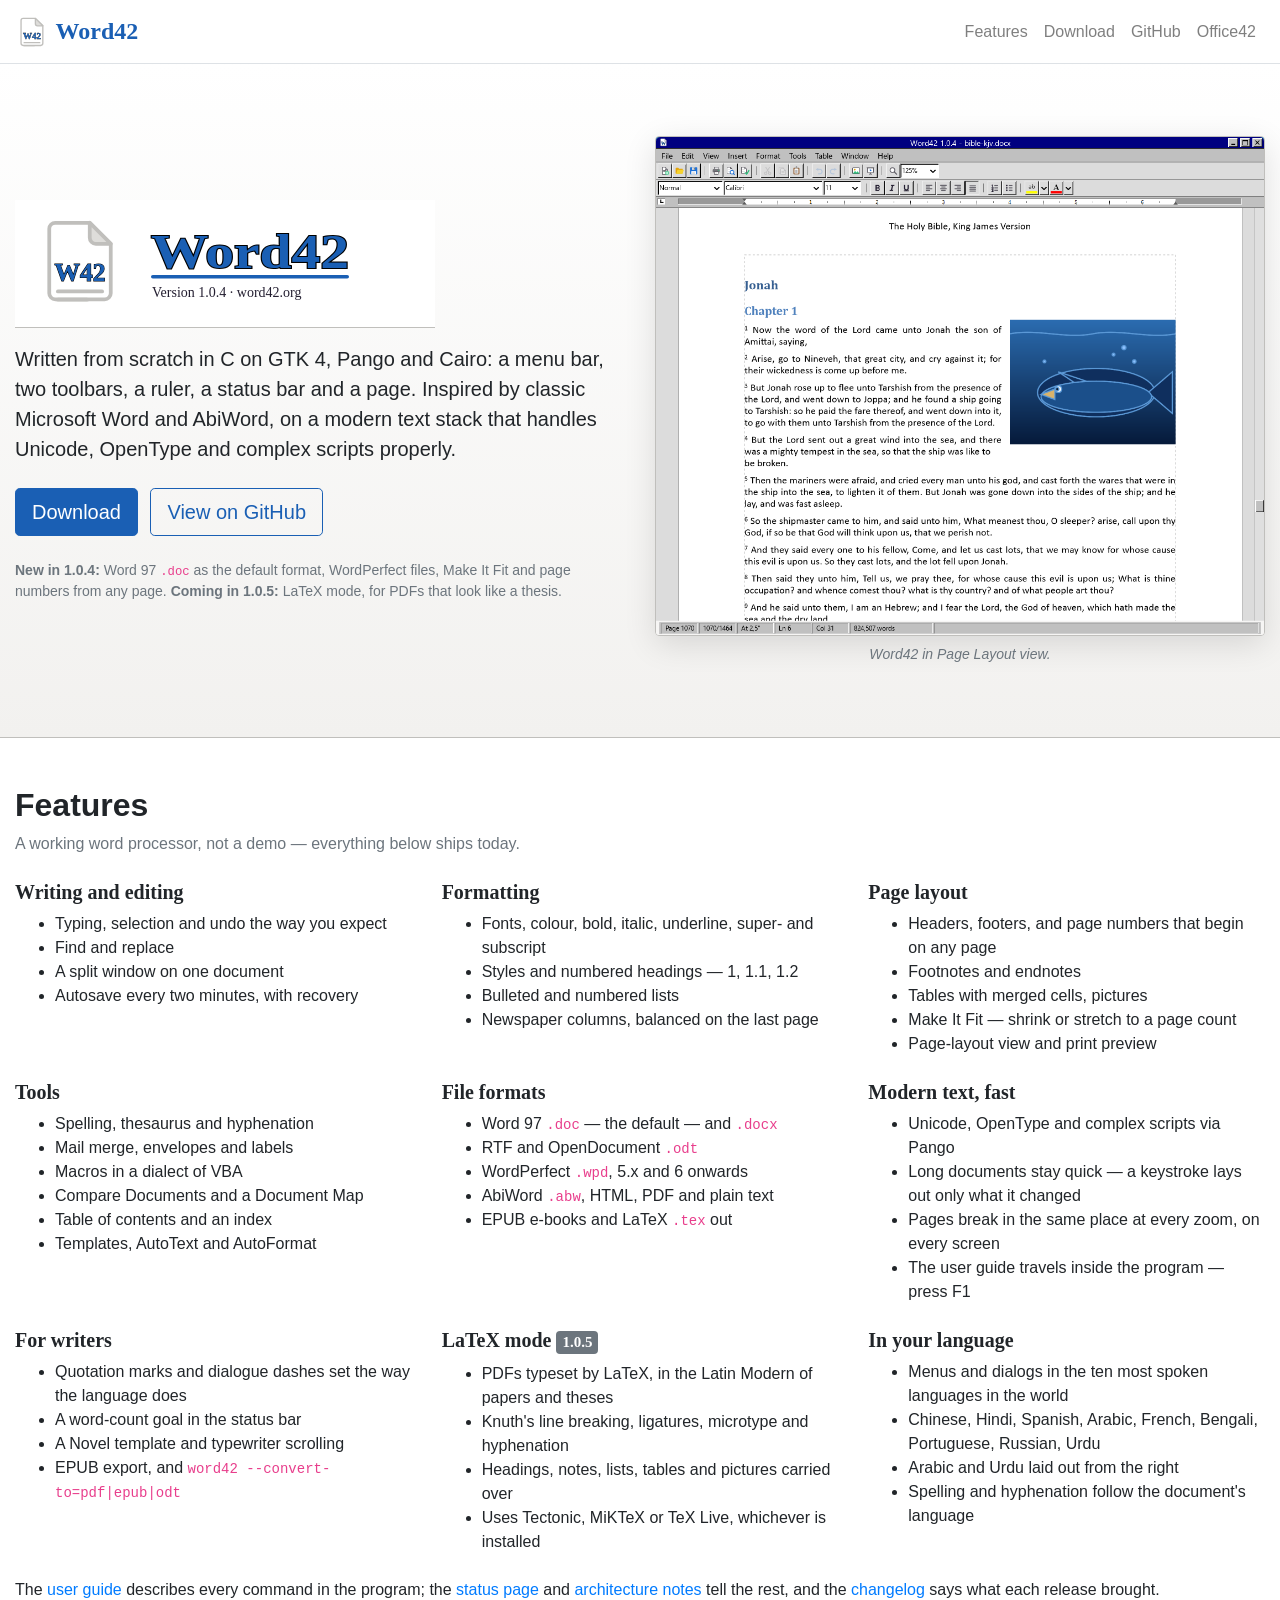
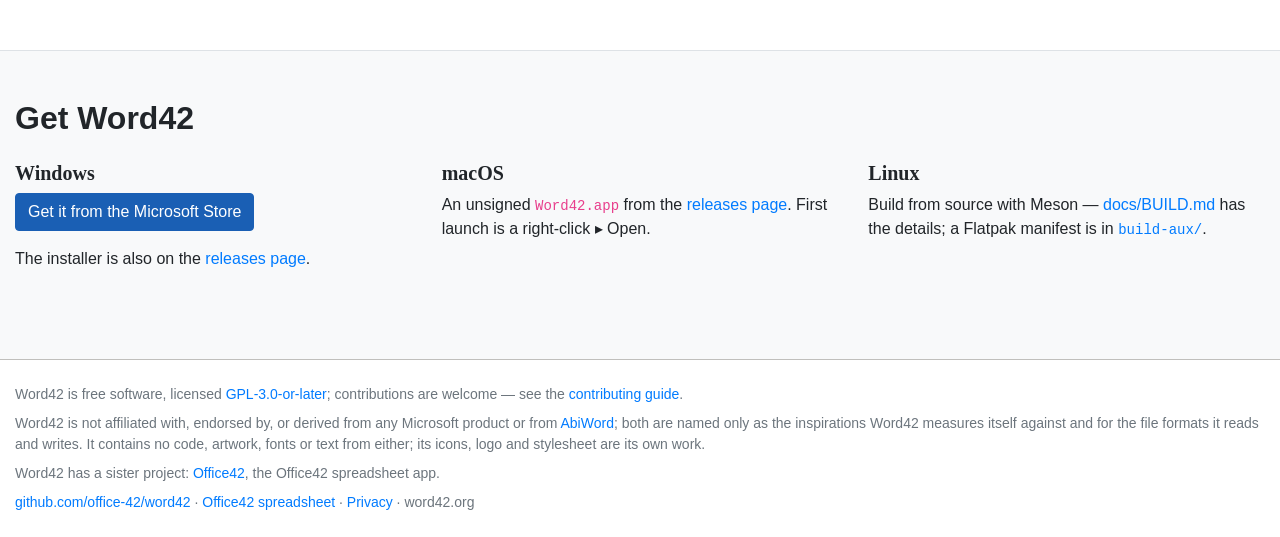
<file: index.html>
<!DOCTYPE html>
<html lang="en">
<head>
<meta charset="utf-8">
<meta name="viewport" content="width=device-width, initial-scale=1, shrink-to-fit=no">
<title>Word42 — a classic word processor</title>
<meta name="description" content="Word42 is a classic word processor, written from scratch in C on GTK 4, Pango and Cairo: inspired by classic Microsoft Word and by AbiWord, on a modern text stack. Free software, GPL-3.0-or-later.">
<link rel="canonical" href="https://word42.org/">
<meta property="og:type" content="website">
<meta property="og:title" content="Word42 — a classic word processor">
<meta property="og:description" content="Word42 is a classic word processor, written from scratch in C on GTK 4, Pango and Cairo: inspired by classic Microsoft Word and by AbiWord, on a modern text stack. Free software, GPL-3.0-or-later.">
<meta property="og:url" content="https://word42.org/">
<meta property="og:image" content="https://word42.org/images/screenshot.png">
<meta name="twitter:card" content="summary_large_image">
<meta name="theme-color" content="#1a5fb4">
<link rel="icon" type="image/svg+xml" href="images/icon.svg">
<link rel="apple-touch-icon" href="images/icon-180.png">
<link rel="stylesheet" href="css/bootstrap.min.css">
<style>
  :root {
    --w42-blue: #1a5fb4;
    --w42-rule: #c0bfbc;
  }
  @media (min-width: 1200px) {
    .container { max-width: 1320px; }
  }
  .font-serif {
    font-family: 'Times New Roman', 'Liberation Serif', Tinos, Times, serif;
  }
  .text-w42 { color: var(--w42-blue) !important; }
  .btn-w42 {
    background-color: var(--w42-blue);
    border-color: var(--w42-blue);
    color: #fff;
  }
  .btn-w42:hover, .btn-w42:focus {
    background-color: #164f96;
    border-color: #164f96;
    color: #fff;
  }
  .btn-outline-w42 {
    border-color: var(--w42-blue);
    color: var(--w42-blue);
  }
  .btn-outline-w42:hover, .btn-outline-w42:focus {
    background-color: var(--w42-blue);
    color: #fff;
  }
  .navbar-brand { font-size: 1.5rem; }
  .navbar .nav-link { white-space: nowrap; }
  @media (max-width: 480px) {
    .brand-name { display: none; }
  }
  .hero {
    background: linear-gradient(180deg, #ffffff 0%, #f2f1ef 100%);
    border-bottom: 1px solid var(--w42-rule);
  }
  .hero h1 { font-weight: 700; color: var(--w42-blue); }
  .screenshot {
    border: 1px solid var(--w42-rule);
    border-radius: .25rem;
    box-shadow: 0 .5rem 2rem rgba(0,0,0,.12);
    height: auto;
  }
  h2 { font-weight: 700; }
  footer { border-top: 1px solid var(--w42-rule); }
</style>
</head>
<body>

<nav class="navbar navbar-expand navbar-light bg-white border-bottom sticky-top">
  <div class="container">
    <a class="navbar-brand font-serif font-weight-bold text-w42" href="./">
      <img src="images/icon.svg" width="34" height="34" alt="Word42" style="vertical-align:middle;">
      <span class="brand-name">Word42</span>
    </a>
    <ul class="navbar-nav ml-auto">
      <li class="nav-item"><a class="nav-link" href="#features">Features</a></li>
      <li class="nav-item"><a class="nav-link" href="#download">Download</a></li>
      <li class="nav-item"><a class="nav-link" href="https://github.com/office-42/word42">GitHub</a></li>
      <li class="nav-item"><a class="nav-link" href="https://office42.net/">Office42</a></li>
    </ul>
  </div>
</nav>

<header class="hero py-5">
  <div class="container py-4">
    <div class="row align-items-center">
      <div class="col-lg-6 mb-4 mb-lg-0">
        <h1 class="mb-3">
          <img src="images/logo.svg" width="420" height="128" class="img-fluid"
               alt="The Word42 logo: a sheet of paper marked W42, beside the name in blue underlined serif">
        </h1>
        <p class="lead">Written from scratch in C on GTK&nbsp;4, Pango and Cairo: a menu bar, two
        toolbars, a ruler, a status bar and a page. Inspired by classic Microsoft Word and
        AbiWord, on a modern text stack that handles Unicode, OpenType and complex scripts
        properly.</p>
        <p class="mt-4 mb-0">
          <a class="btn btn-w42 btn-lg mr-2 mb-2" href="#download">Download</a>
          <a class="btn btn-outline-w42 btn-lg mb-2" href="https://github.com/office-42/word42">View on GitHub</a>
        </p>
        <p class="small text-muted mt-3 mb-0"><strong>New in 1.0.4:</strong> Word 97 <code>.doc</code> as the
        default format, WordPerfect files, Make It Fit and page numbers from any page.
        <strong>Coming in 1.0.5:</strong> LaTeX mode, for PDFs that look like a thesis.</p>
      </div>
      <div class="col-lg-6">
        <img src="images/screenshot.png" width="1100" height="900" class="img-fluid screenshot"
             alt="Word42 1.0.4 in Page Layout view: the Book of Jonah from the King James Bible, its first verses set with superscript numbers under a blue heading beside a picture of a great fish in deep water">
        <p class="text-muted small text-center mt-2 mb-0"><em>Word42 in Page Layout view.</em></p>
      </div>
    </div>
  </div>
</header>

<section id="features" class="py-5">
  <div class="container">
    <h2 class="mb-2">Features</h2>
    <p class="text-muted mb-4">A working word processor, not a demo — everything below ships today.</p>
    <div class="row">
      <div class="col-md-6 col-lg-4 mb-4">
        <h3 class="h5 font-serif font-weight-bold">Writing and editing</h3>
        <ul class="mb-0">
          <li>Typing, selection and undo the way you expect</li>
          <li>Find and replace</li>
          <li>A split window on one document</li>
          <li>Autosave every two minutes, with recovery</li>
        </ul>
      </div>
      <div class="col-md-6 col-lg-4 mb-4">
        <h3 class="h5 font-serif font-weight-bold">Formatting</h3>
        <ul class="mb-0">
          <li>Fonts, colour, bold, italic, underline, super- and subscript</li>
          <li>Styles and numbered headings — 1, 1.1, 1.2</li>
          <li>Bulleted and numbered lists</li>
          <li>Newspaper columns, balanced on the last page</li>
        </ul>
      </div>
      <div class="col-md-6 col-lg-4 mb-4">
        <h3 class="h5 font-serif font-weight-bold">Page layout</h3>
        <ul class="mb-0">
          <li>Headers, footers, and page numbers that begin on any page</li>
          <li>Footnotes and endnotes</li>
          <li>Tables with merged cells, pictures</li>
          <li>Make It Fit — shrink or stretch to a page count</li>
          <li>Page-layout view and print preview</li>
        </ul>
      </div>
      <div class="col-md-6 col-lg-4 mb-4">
        <h3 class="h5 font-serif font-weight-bold">Tools</h3>
        <ul class="mb-0">
          <li>Spelling, thesaurus and hyphenation</li>
          <li>Mail merge, envelopes and labels</li>
          <li>Macros in a dialect of VBA</li>
          <li>Compare Documents and a Document Map</li>
          <li>Table of contents and an index</li>
          <li>Templates, AutoText and AutoFormat</li>
        </ul>
      </div>
      <div class="col-md-6 col-lg-4 mb-4">
        <h3 class="h5 font-serif font-weight-bold">File formats</h3>
        <ul class="mb-0">
          <li>Word 97 <code>.doc</code> — the default — and <code>.docx</code></li>
          <li>RTF and OpenDocument <code>.odt</code></li>
          <li>WordPerfect <code>.wpd</code>, 5.x and 6 onwards</li>
          <li>AbiWord <code>.abw</code>, HTML, PDF and plain text</li>
          <li>EPUB e-books and LaTeX <code>.tex</code> out</li>
        </ul>
      </div>
      <div class="col-md-6 col-lg-4 mb-4">
        <h3 class="h5 font-serif font-weight-bold">Modern text, fast</h3>
        <ul class="mb-0">
          <li>Unicode, OpenType and complex scripts via Pango</li>
          <li>Long documents stay quick — a keystroke lays out only what it changed</li>
          <li>Pages break in the same place at every zoom, on every screen</li>
          <li>The user guide travels inside the program — press F1</li>
        </ul>
      </div>
      <div class="col-md-6 col-lg-4 mb-4">
        <h3 class="h5 font-serif font-weight-bold">For writers</h3>
        <ul class="mb-0">
          <li>Quotation marks and dialogue dashes set the way the language does</li>
          <li>A word-count goal in the status bar</li>
          <li>A Novel template and typewriter scrolling</li>
          <li>EPUB export, and <code>word42 --convert-to=pdf|epub|odt</code></li>
        </ul>
      </div>
      <div class="col-md-6 col-lg-4 mb-4">
        <h3 class="h5 font-serif font-weight-bold">LaTeX mode <span class="badge badge-secondary align-middle">1.0.5</span></h3>
        <ul class="mb-0">
          <li>PDFs typeset by LaTeX, in the Latin Modern of papers and theses</li>
          <li>Knuth's line breaking, ligatures, microtype and hyphenation</li>
          <li>Headings, notes, lists, tables and pictures carried over</li>
          <li>Uses Tectonic, MiKTeX or TeX Live, whichever is installed</li>
        </ul>
      </div>
      <div class="col-md-6 col-lg-4 mb-4">
        <h3 class="h5 font-serif font-weight-bold">In your language</h3>
        <ul class="mb-0">
          <li>Menus and dialogs in the ten most spoken languages in the world</li>
          <li>Chinese, Hindi, Spanish, Arabic, French, Bengali, Portuguese, Russian, Urdu</li>
          <li>Arabic and Urdu laid out from the right</li>
          <li>Spelling and hyphenation follow the document's language</li>
        </ul>
      </div>
    </div>
    <p class="mb-0">The <a href="https://github.com/office-42/word42/blob/main/docs/GUIDE.md">user guide</a>
    describes every command in the program; the
    <a href="https://github.com/office-42/word42/blob/main/docs/STATUS.md">status page</a> and
    <a href="https://github.com/office-42/word42/blob/main/docs/ARCHITECTURE.md">architecture notes</a>
    tell the rest, and the
    <a href="https://github.com/office-42/word42/blob/main/Changelog.md">changelog</a> says what
    each release brought.</p>
  </div>
</section>

<section id="download" class="py-5 bg-light border-top">
  <div class="container">
    <h2 class="mb-4">Get Word42</h2>
    <div class="row">
      <div class="col-md-4 mb-4">
        <h3 class="h5 font-serif font-weight-bold">Windows</h3>
        <p><a class="btn btn-w42" href="https://apps.microsoft.com/detail/9NKG7V7CRX06">Get it from the Microsoft&nbsp;Store</a></p>
        <p>The installer is also on the
        <a href="https://github.com/office-42/word42/releases">releases page</a>.</p>
      </div>
      <div class="col-md-4 mb-4">
        <h3 class="h5 font-serif font-weight-bold">macOS</h3>
        <p>An unsigned <code>Word42.app</code> from the
        <a href="https://github.com/office-42/word42/releases">releases page</a>.
        First launch is a right-click&nbsp;▸&nbsp;Open.</p>
      </div>
      <div class="col-md-4 mb-4">
        <h3 class="h5 font-serif font-weight-bold">Linux</h3>
        <p>Build from source with Meson —
        <a href="https://github.com/office-42/word42/blob/main/docs/BUILD.md">docs/BUILD.md</a>
        has the details; a Flatpak manifest is in
        <a href="https://github.com/office-42/word42/tree/main/build-aux"><code>build-aux/</code></a>.</p>
      </div>
    </div>
  </div>
</section>

<footer class="py-4 bg-white">
  <div class="container">
    <p class="small text-muted mb-2">Word42 is free software, licensed
    <a href="https://github.com/office-42/word42/blob/main/LICENSE">GPL-3.0-or-later</a>;
    contributions are welcome — see the
    <a href="https://github.com/office-42/word42/blob/main/CONTRIBUTING.md">contributing guide</a>.</p>
    <p class="small text-muted mb-2">Word42 is not affiliated with, endorsed by, or derived from
    any Microsoft product or from <a href="https://github.com/AbiWord/abiword/">AbiWord</a>; both
    are named only as the inspirations Word42 measures itself against and for the file formats it
    reads and writes. It contains no code, artwork, fonts or text from either; its icons, logo
    and stylesheet are its own work.</p>
    <p class="small text-muted mb-2">Word42 has a sister project:
    <a href="https://office42.net/">Office42</a>, the Office42 spreadsheet app.</p>
    <p class="small text-muted mb-0">
      <a href="https://github.com/office-42/word42">github.com/office-42/word42</a> ·
      <a href="https://office42.net/">Office42 spreadsheet</a> ·
      <a href="privacy">Privacy</a> · word42.org
    </p>
  </div>
</footer>

</body>
</html>
</file>
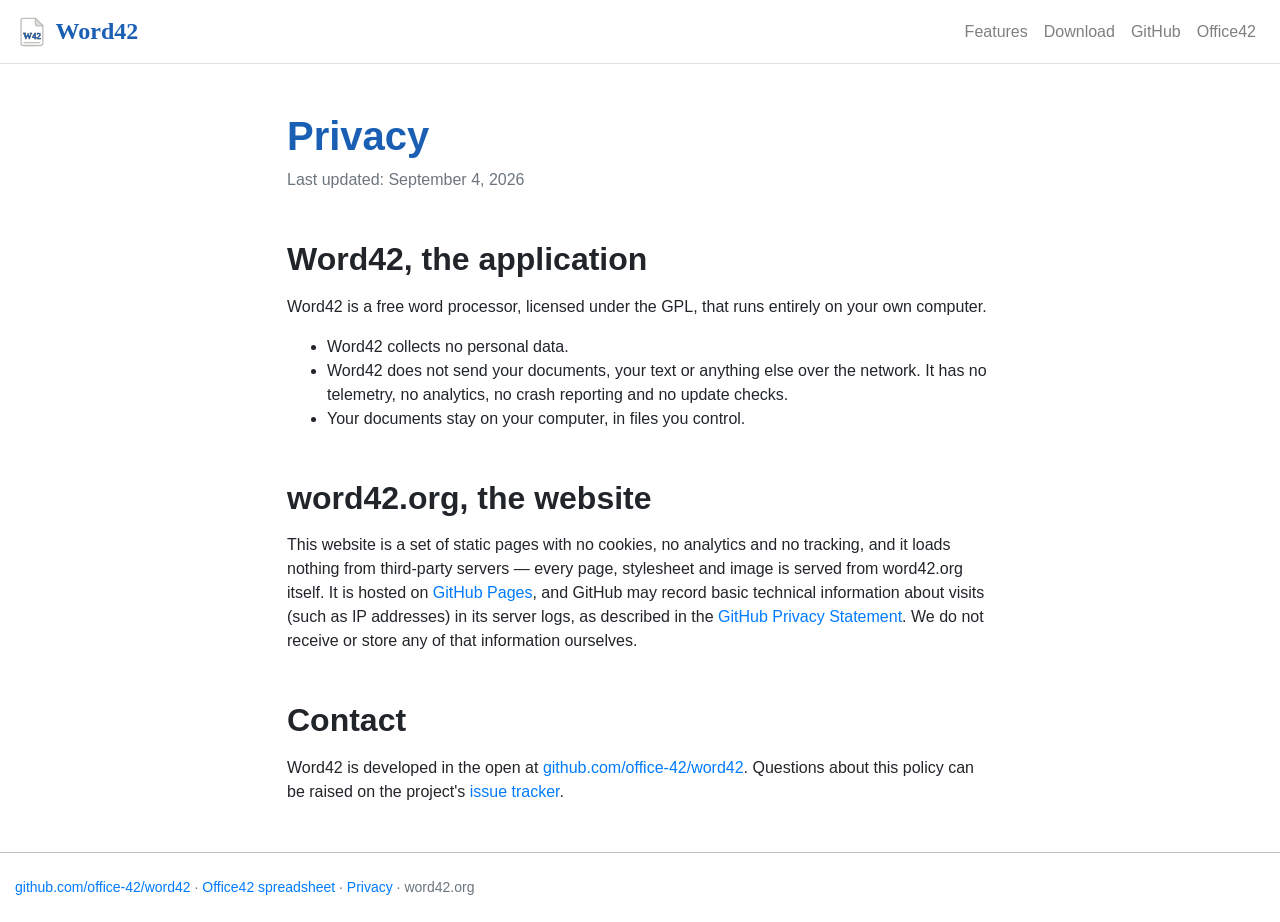
<file: privacy.html>
<!DOCTYPE html>
<html lang="en">
<head>
<meta charset="utf-8">
<meta name="viewport" content="width=device-width, initial-scale=1, shrink-to-fit=no">
<title>Privacy — Word42</title>
<meta name="description" content="The privacy policy of Word42, a classic word processor, and of word42.org: no data collection, no telemetry, no cookies, no tracking.">
<link rel="canonical" href="https://word42.org/privacy">
<meta property="og:type" content="website">
<meta property="og:title" content="Privacy — Word42">
<meta property="og:description" content="The privacy policy of Word42, a classic word processor, and of word42.org: no data collection, no telemetry, no cookies, no tracking.">
<meta property="og:url" content="https://word42.org/privacy">
<meta name="twitter:card" content="summary">
<meta name="theme-color" content="#1a5fb4">
<link rel="icon" type="image/svg+xml" href="images/icon.svg">
<link rel="apple-touch-icon" href="images/icon-180.png">
<link rel="stylesheet" href="css/bootstrap.min.css">
<style>
  :root {
    --w42-blue: #1a5fb4;
    --w42-rule: #c0bfbc;
  }
  @media (min-width: 1200px) {
    .container { max-width: 1320px; }
  }
  .font-serif {
    font-family: 'Times New Roman', 'Liberation Serif', Tinos, Times, serif;
  }
  .text-w42 { color: var(--w42-blue) !important; }
  .navbar-brand { font-size: 1.5rem; }
  .navbar .nav-link { white-space: nowrap; }
  @media (max-width: 480px) {
    .brand-name { display: none; }
  }
  h1 { font-weight: 700; color: var(--w42-blue); }
  h2 { font-weight: 700; }
  footer { border-top: 1px solid var(--w42-rule); }
</style>
</head>
<body>

<nav class="navbar navbar-expand navbar-light bg-white border-bottom sticky-top">
  <div class="container">
    <a class="navbar-brand font-serif font-weight-bold text-w42" href="./">
      <img src="images/icon.svg" width="34" height="34" alt="Word42" style="vertical-align:middle;">
      <span class="brand-name">Word42</span>
    </a>
    <ul class="navbar-nav ml-auto">
      <li class="nav-item"><a class="nav-link" href="./#features">Features</a></li>
      <li class="nav-item"><a class="nav-link" href="./#download">Download</a></li>
      <li class="nav-item"><a class="nav-link" href="https://github.com/office-42/word42">GitHub</a></li>
      <li class="nav-item"><a class="nav-link" href="https://office42.net/">Office42</a></li>
    </ul>
  </div>
</nav>

<main class="py-5">
  <div class="container" style="max-width: 46rem;">
    <h1 class="mb-2">Privacy</h1>
    <p class="text-muted">Last updated: September 4, 2026</p>

    <h2 class="mt-5 mb-3">Word42, the application</h2>
    <p>Word42 is a free word processor, licensed under the GPL, that runs entirely on your
    own computer.</p>
    <ul>
      <li>Word42 collects no personal data.</li>
      <li>Word42 does not send your documents, your text or anything else over the network.
      It has no telemetry, no analytics, no crash reporting and no update checks.</li>
      <li>Your documents stay on your computer, in files you control.</li>
    </ul>

    <h2 class="mt-5 mb-3">word42.org, the website</h2>
    <p>This website is a set of static pages with no cookies, no analytics and no tracking,
    and it loads nothing from third-party servers — every page, stylesheet and image is
    served from word42.org itself. It is hosted on
    <a href="https://pages.github.com/">GitHub Pages</a>, and GitHub may record basic
    technical information about visits (such as IP addresses) in its server logs, as
    described in the
    <a href="https://docs.github.com/en/site-policy/privacy-policies/github-general-privacy-statement">GitHub
    Privacy Statement</a>. We do not receive or store any of that information ourselves.</p>

    <h2 class="mt-5 mb-3">Contact</h2>
    <p class="mb-0">Word42 is developed in the open at
    <a href="https://github.com/office-42/word42">github.com/office-42/word42</a>.
    Questions about this policy can be raised on the project's
    <a href="https://github.com/office-42/word42/issues">issue tracker</a>.</p>
  </div>
</main>

<footer class="py-4 bg-white">
  <div class="container">
    <p class="small text-muted mb-0">
      <a href="https://github.com/office-42/word42">github.com/office-42/word42</a> ·
      <a href="https://office42.net/">Office42 spreadsheet</a> ·
      <a href="privacy">Privacy</a> · word42.org
    </p>
  </div>
</footer>

</body>
</html>
</file>
